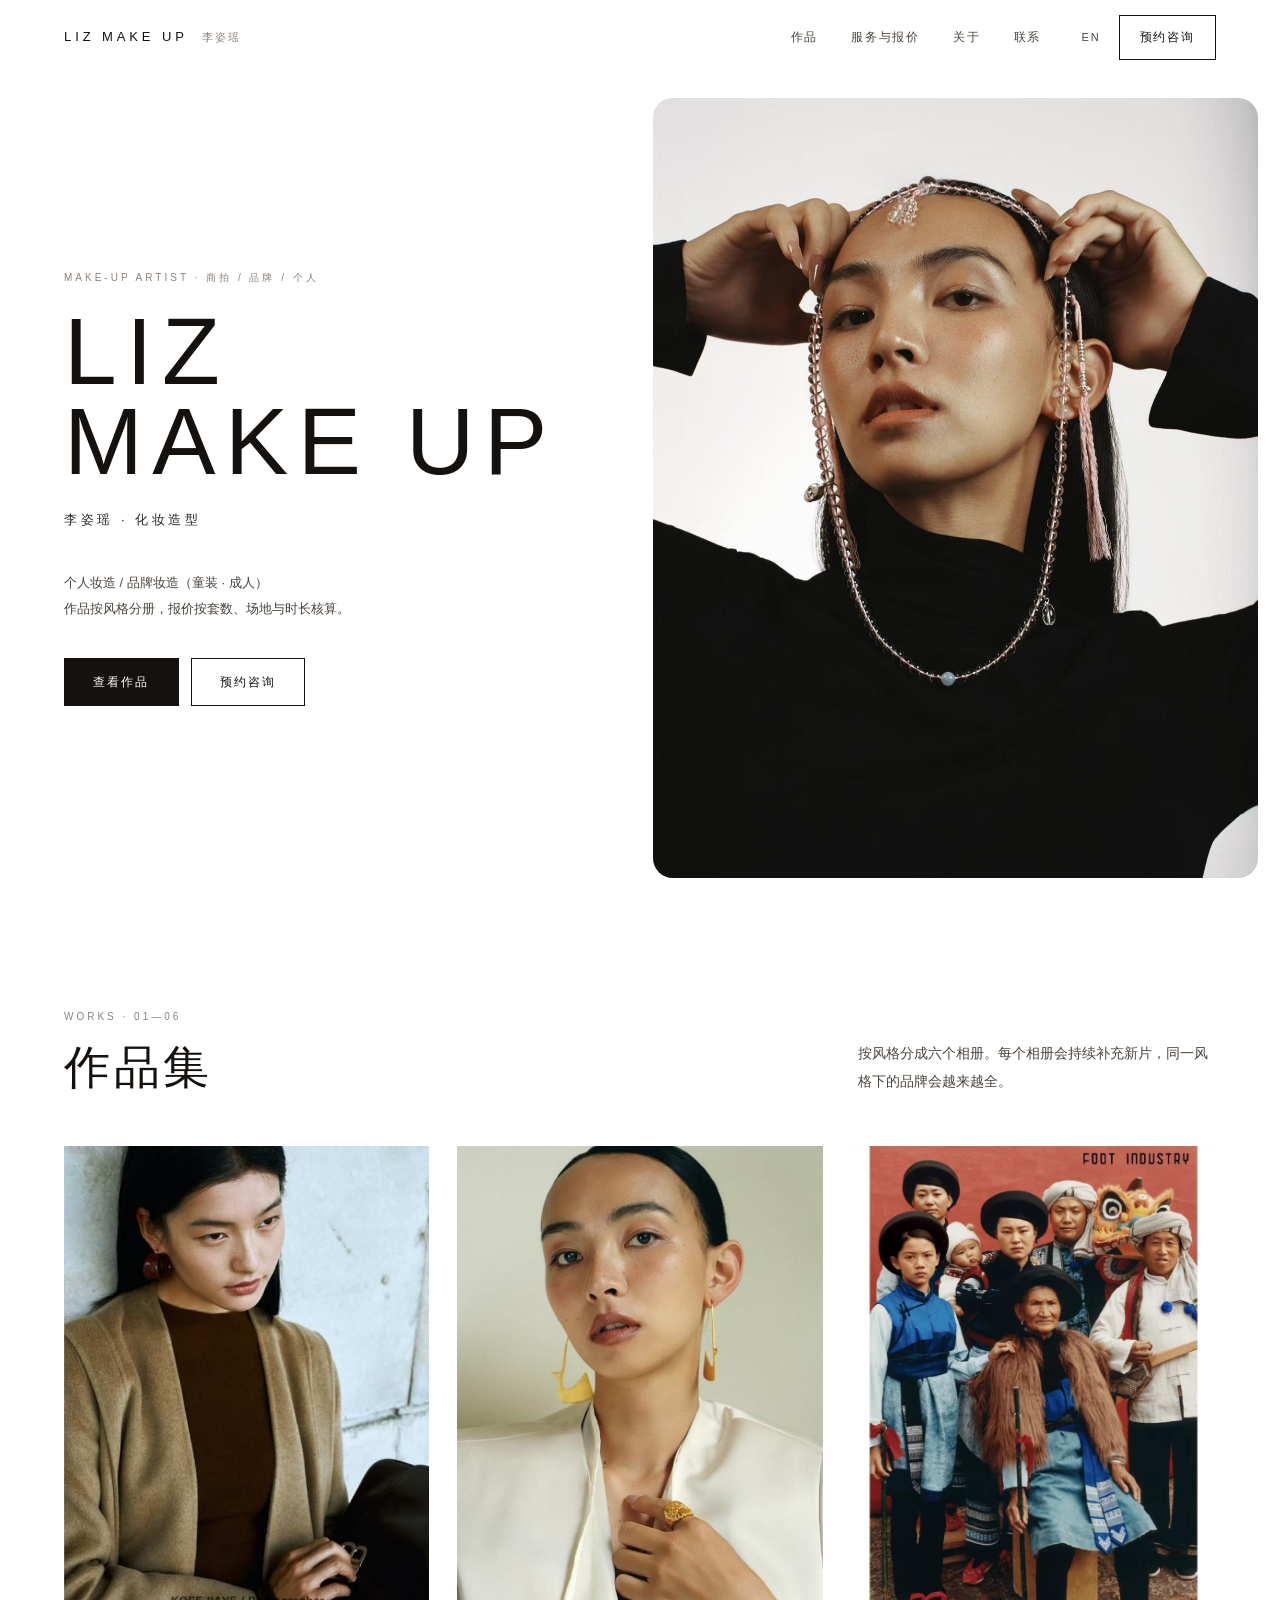
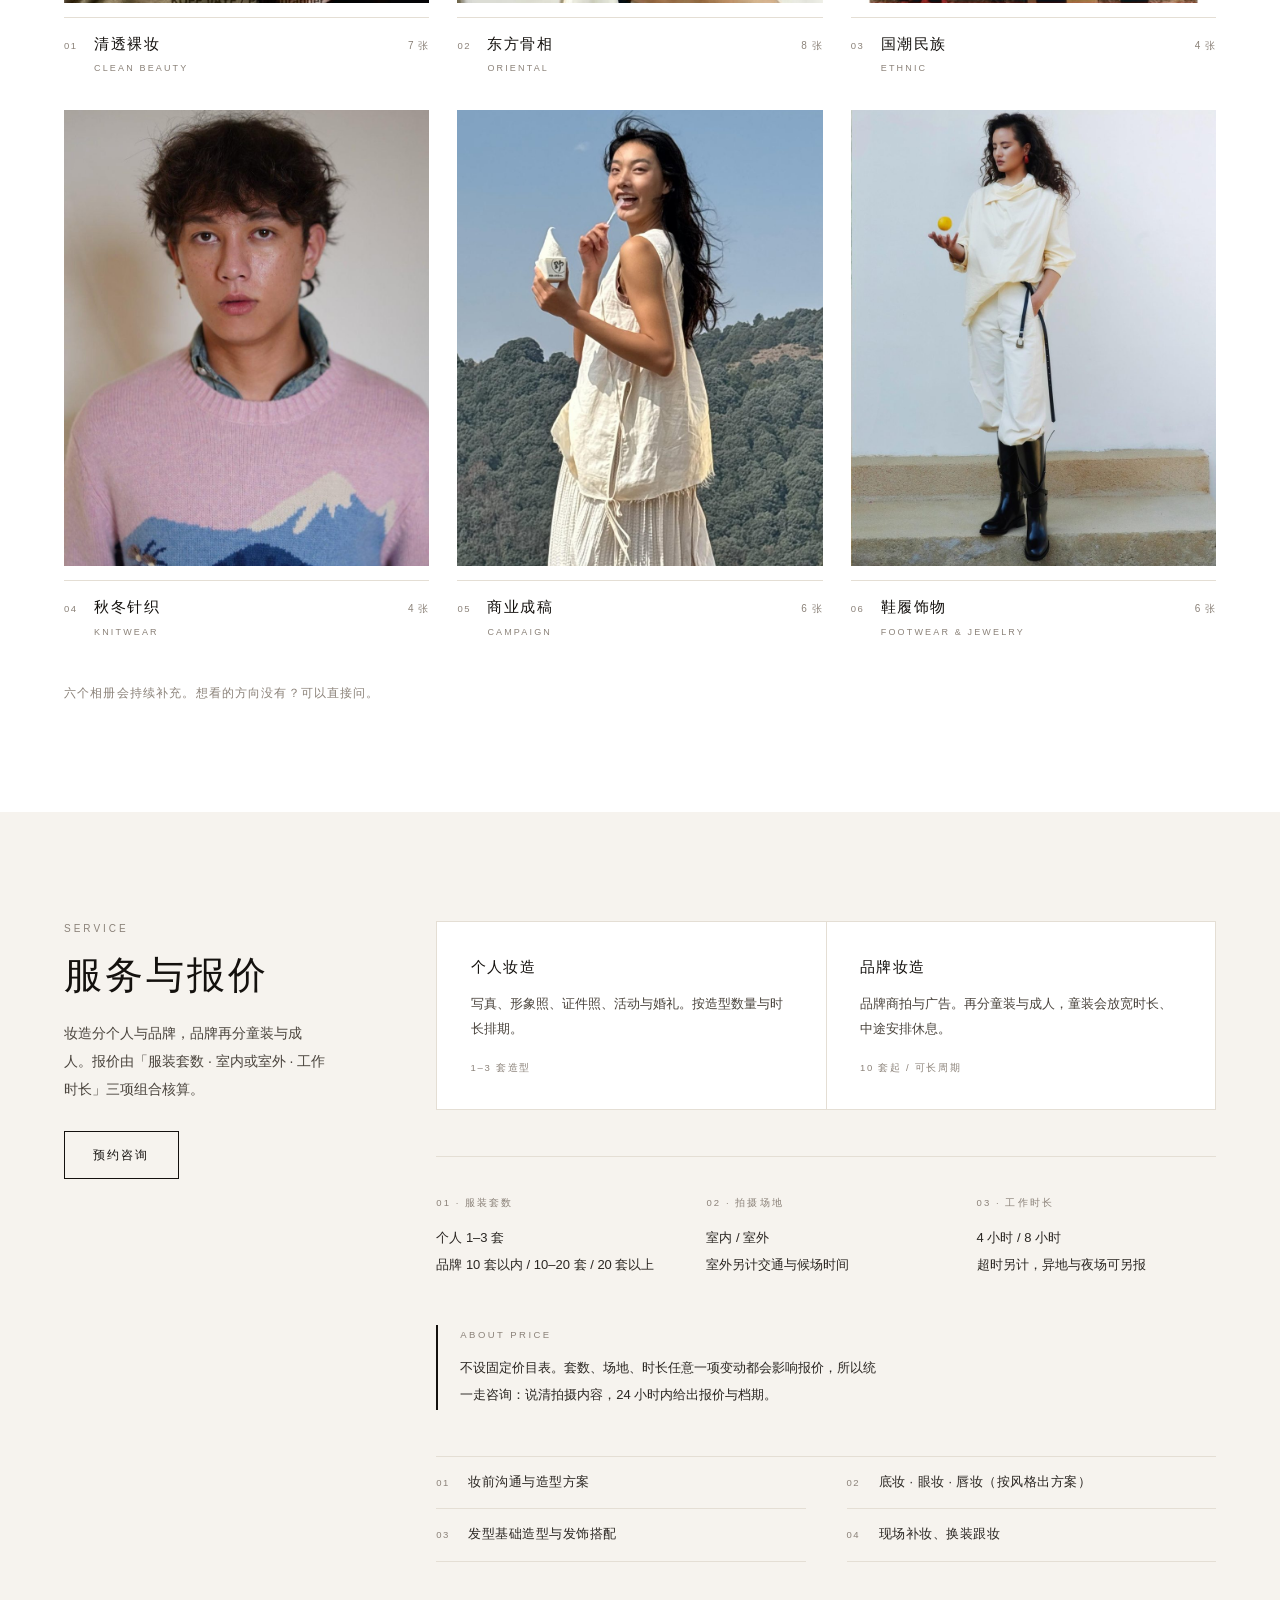
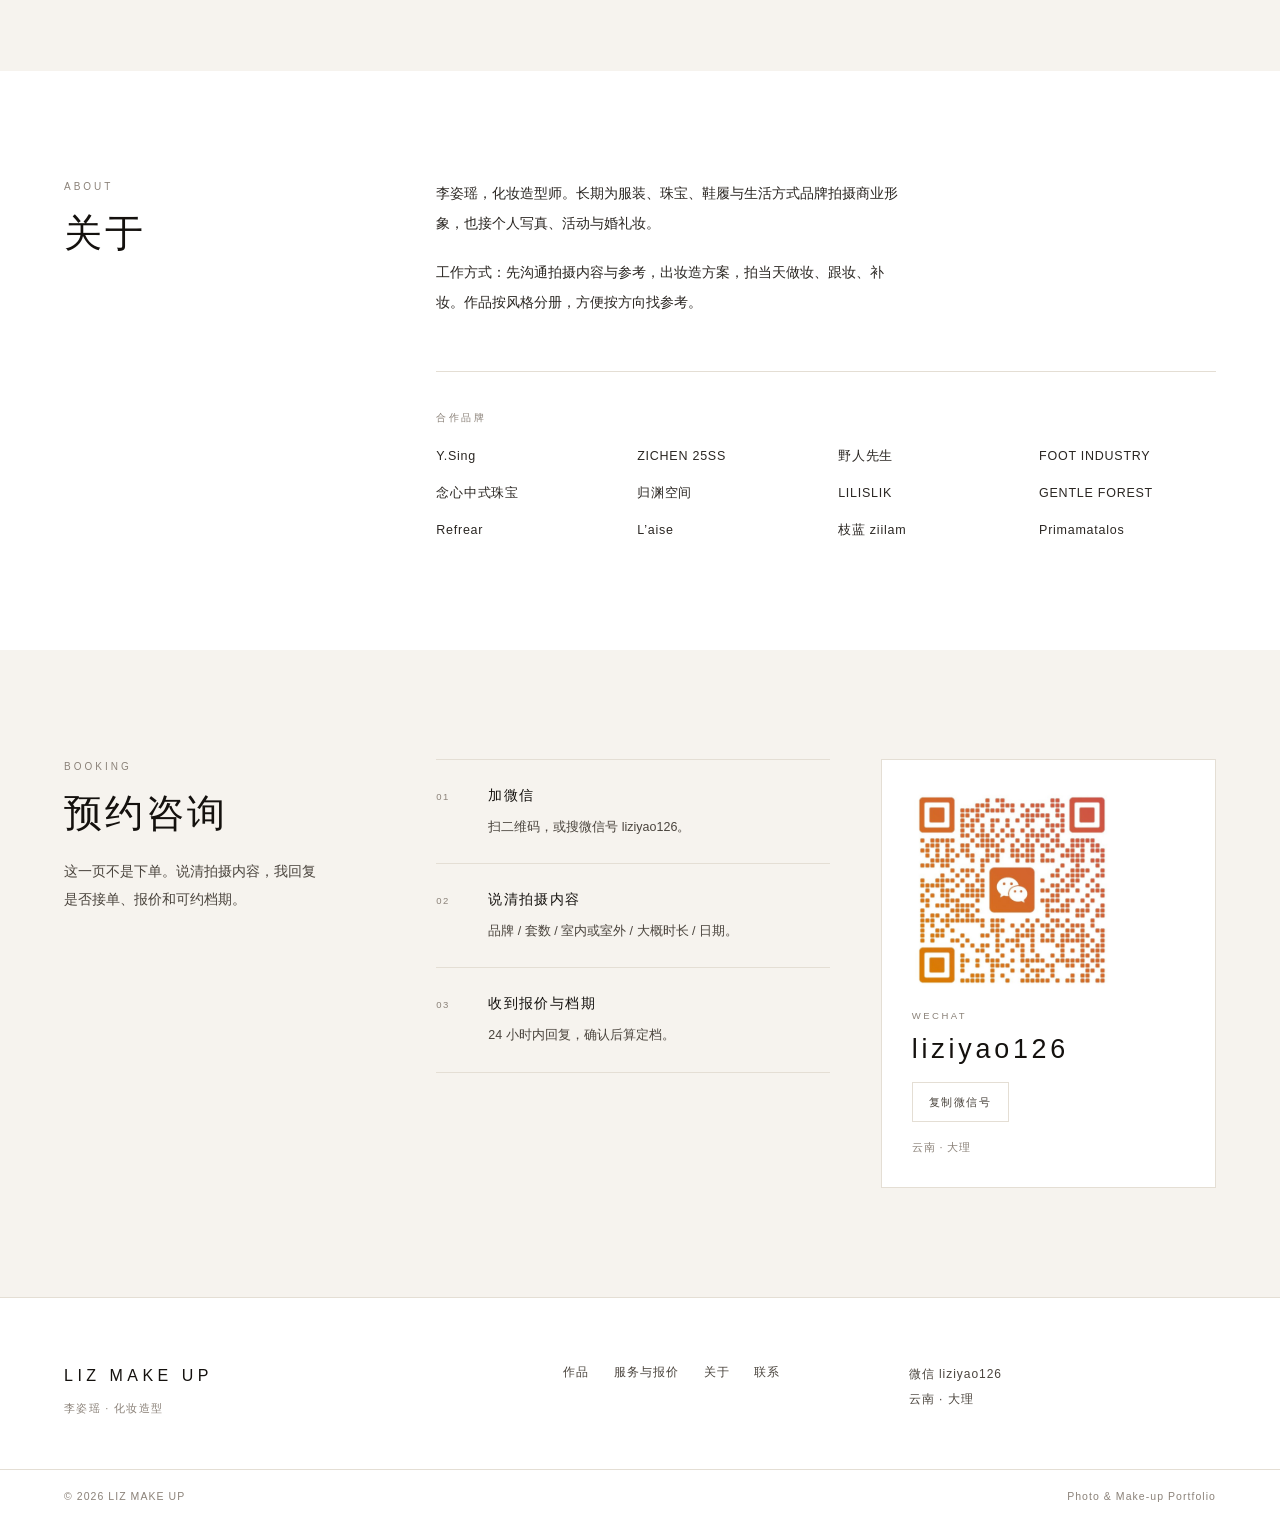
<file: index.html>
<!DOCTYPE html>
<html lang="zh-CN">
<head>
<meta charset="utf-8">
<meta name="viewport" content="width=device-width,initial-scale=1">
<title>LIZ MAKE UP · 李姿瑶 化妆造型</title>
<meta name="description" content="李姿瑶，化妆造型师。个人妆造与品牌妆造（童装 / 成人），商拍作品按风格分册。">
<meta property="og:title" content="LIZ MAKE UP · 李姿瑶 化妆造型">
<meta property="og:description" content="个人妆造 · 品牌妆造（童装 / 成人）｜商拍作品集">
<link rel="icon" href="assets/favicon.svg" type="image/svg+xml">
<link rel="stylesheet" href="css/site.css">
</head>
<body>

<header class="nav" id="nav">
  <div class="nav-in">
    <a class="brand" href="#top" aria-label="LIZ MAKE UP 首页">
      <span class="brand-en" data-s="meta.brand">LIZ MAKE UP</span>
      <span class="brand-cn" data-s="meta.name">李姿瑶</span>
    </a>
    <nav class="links" id="links">
      <a href="#works" data-ui="nav.works">作品</a>
      <a href="#service" data-ui="nav.service">服务与报价</a>
      <a href="#about" data-ui="nav.about">关于</a>
      <a href="#contact" data-ui="nav.contact">联系</a>
    </nav>
    <div class="nav-right">
      <button class="lang-btn" id="langBtn" type="button" aria-label="Language / 语言">EN</button>
      <a class="nav-cta" href="#contact" data-ui="cta">预约咨询</a>
      <button class="menu-btn" id="menuBtn" aria-label="打开菜单" aria-expanded="false">
        <span></span><span></span>
      </button>
    </div>
  </div>
</header>

<main id="top">

  <!-- ================= HERO ================= -->
  <section class="hero">
    <div class="hero-text">
      <p class="eyebrow" data-s="hero.eyebrow"></p>
      <h1 class="hero-title"><span data-s="hero.lines.0"></span><span data-s="hero.lines.1"></span></h1>
      <p class="hero-sub" data-s="hero.sub"></p>
      <p class="hero-desc"><span data-s="hero.desc.0"></span><br><span data-s="hero.desc.1"></span></p>
      <div class="hero-actions">
        <a class="btn solid" href="#works" data-ui="hero.view">查看作品</a>
        <a class="btn ghost" href="#contact" data-ui="hero.enquire">预约咨询</a>
      </div>
    </div>
    <div class="hero-media">
      <img id="heroImg" alt="妆造作品" fetchpriority="high">
    </div>
  </section>

  <!-- ================= WORKS ================= -->
  <section class="section" id="works">
    <div class="wrap">
      <header class="sec-head">
        <div class="sec-left">
          <p class="eyebrow" data-s="works.eyebrow"></p>
          <h2 data-s="works.title">作品集</h2>
        </div>
        <div class="sec-right">
          <p class="lead" data-s="works.lead"></p>
        </div>
      </header>

      <div class="works" id="worksGrid"></div>

      <p class="works-note" data-s="works.note"></p>
    </div>
  </section>

  <!-- ================= SERVICE ================= -->
  <section class="section wash" id="service">
    <div class="wrap split">
      <aside class="split-side">
        <p class="eyebrow" data-s="service.eyebrow"></p>
        <h2 data-s="service.title">服务与报价</h2>
        <p class="lead" data-s="service.lead"></p>
        <a class="btn ghost" href="#contact" data-ui="side.enquire">预约咨询</a>
      </aside>

      <div class="split-main">
        <div class="svc-cats" id="svcCats"></div>
        <div class="dims" id="dims"></div>
        <div class="note">
          <p class="note-k" data-s="service.note.k"></p>
          <p class="note-v" data-s="service.note.v"></p>
        </div>
        <ul class="includes" id="includes"></ul>
      </div>
    </div>
  </section>

  <!-- ================= ABOUT ================= -->
  <section class="section" id="about">
    <div class="wrap split">
      <aside class="split-side">
        <p class="eyebrow" data-s="about.eyebrow"></p>
        <h2 data-s="about.title">关于</h2>
      </aside>
      <div class="split-main">
        <div id="aboutParas"></div>
        <div class="clients">
          <p class="clients-k" data-ui="clientsK">合作品牌</p>
          <ul class="clients-list" id="clientsList"></ul>
        </div>
      </div>
    </div>
  </section>

  <!-- ================= CONTACT ================= -->
  <section class="section wash" id="contact">
    <div class="wrap split">
      <aside class="split-side">
        <p class="eyebrow" data-s="contact.eyebrow"></p>
        <h2 data-s="contact.title">预约咨询</h2>
        <p class="lead" data-s="contact.lead"></p>
      </aside>
      <div class="split-main">
        <div class="contact-grid">
          <ol class="steps" id="steps"></ol>

          <div class="card-qr">
            <img id="qrImg" alt="微信二维码">
            <div class="card-qr-info">
              <p class="card-qr-k">WeChat</p>
              <p class="card-qr-id" id="wechatId"></p>
              <button class="copy" id="copyBtn" data-ui="copy">复制微信号</button>
              <p class="card-qr-note" data-s="meta.location"></p>
            </div>
          </div>
        </div>
      </div>
    </div>
  </section>

</main>

<footer class="foot">
  <div class="wrap foot-in">
    <div class="foot-brand">
      <p class="foot-en" data-s="meta.brand"></p>
      <p class="foot-cn" id="footCn"></p>
    </div>
    <nav class="foot-links">
      <a href="#works" data-ui="nav.works">作品</a><a href="#service" data-ui="nav.service">服务与报价</a><a href="#about" data-ui="nav.about">关于</a><a href="#contact" data-ui="nav.contact">联系</a>
    </nav>
    <div class="foot-contact">
      <p id="footWechat"></p>
      <p data-s="meta.location"></p>
    </div>
  </div>
  <div class="wrap foot-bottom">
    <span>© <span id="year">2026</span> LIZ MAKE UP</span>
    <span>Photo &amp; Make-up Portfolio</span>
  </div>
</footer>

<!-- ================= ALBUM OVERLAY ================= -->
<div class="album" id="album" aria-hidden="true" role="dialog" aria-modal="true">
  <div class="album-bar">
    <div class="album-head">
      <span class="album-num" id="albumNum">01</span>
      <div>
        <h3 id="albumTitle"></h3>
        <p class="album-en" id="albumEn"></p>
      </div>
      <p class="album-desc" id="albumDesc"></p>
    </div>
    <button class="album-close" id="albumClose" aria-label="关闭相册">
      <span data-ui="close">关闭</span>
      <svg width="14" height="14" viewBox="0 0 14 14" fill="none" aria-hidden="true"><path d="M1 1l12 12M13 1L1 13" stroke="currentColor" stroke-width="1.2"/></svg>
    </button>
  </div>
  <div class="album-scroll" id="albumScroll">
    <div class="album-grid" id="albumGrid"></div>
    <div class="album-foot">
      <p class="album-brands" id="albumBrands"></p>
      <a class="btn solid" href="#contact" id="albumCta" data-ui="albumCta">按这个风格咨询</a>
    </div>
  </div>
</div>

<input type="file" id="filePicker" accept="image/*" hidden>
<script src="js/content-data.js"></script>
<script src="js/render.js"></script>
<script src="js/site.js"></script>
</body>
</html>
</file>
<file: css/site.css>
/* ==========================================================================
   LIZ MAKE UP — site
   desktop-first, mobile responsive
   ========================================================================== */

:root{
  --ink:#14110E;
  --ink-2:#2A2622;
  --body:#4A443D;
  --muted:#8B8279;
  --line:#E4DED4;
  --wash:#F6F3EE;
  --paper:#FFFFFF;
  --accent:#9C3B2B;
  --nav-h:76px;
  --pad:clamp(20px,5vw,72px);
  --max:1440px;
  --ease:cubic-bezier(.2,.7,.2,1);
  --radius:0px; /* 作品集保持方角 */
}

*,*::before,*::after{box-sizing:border-box}
html{-webkit-text-size-adjust:100%}
body{
  margin:0;background:var(--paper);color:var(--ink);
  font-family:-apple-system,BlinkMacSystemFont,"PingFang SC","Hiragino Sans GB","Microsoft YaHei",sans-serif;
  font-size:15px;line-height:1.7;
  -webkit-font-smoothing:antialiased;text-rendering:optimizeLegibility;
}
body.lock{overflow:hidden}
img{display:block;max-width:100%}
a{color:inherit;text-decoration:none}
button{font:inherit;color:inherit;cursor:pointer}
h1,h2,h3,p,ol,ul,figure{margin:0}
ol,ul{padding:0;list-style:none}
::selection{background:#14110E;color:#fff}
:focus-visible{outline:1px solid var(--ink);outline-offset:4px}

.wrap{max-width:var(--max);margin:0 auto;padding:0 var(--pad)}

.eyebrow{
  font-size:10px;letter-spacing:.3em;text-transform:uppercase;
  color:var(--muted);line-height:1.5;
}
.lead{font-size:14px;line-height:2;color:var(--body);max-width:46ch}

/* ---------- buttons ---------- */
.btn{
  display:inline-flex;align-items:center;justify-content:center;
  height:48px;padding:0 28px;border:1px solid var(--ink);
  font-size:12px;letter-spacing:.18em;line-height:1;white-space:nowrap;
  transition:background .25s var(--ease),color .25s var(--ease),border-color .25s var(--ease);
}
.btn.solid{background:var(--ink);color:#fff}
.btn.solid:hover{background:#2E2823;border-color:#2E2823}
.btn.ghost{background:transparent;color:var(--ink)}
.btn.ghost:hover{background:var(--ink);color:#fff}

/* ---------- nav ---------- */
.nav{
  position:sticky;top:0;z-index:60;height:var(--nav-h);
  background:rgba(255,255,255,.94);
  -webkit-backdrop-filter:saturate(1.3) blur(14px);
  backdrop-filter:saturate(1.3) blur(14px);
  border-bottom:1px solid transparent;
  transition:border-color .3s var(--ease);
}
.nav.scrolled{border-bottom-color:var(--line)}
.nav-in{
  max-width:var(--max);margin:0 auto;height:100%;padding:0 var(--pad);
  display:flex;align-items:center;gap:clamp(20px,3vw,48px);
}
.brand{display:flex;align-items:baseline;gap:14px}
.brand-en{font-size:13px;letter-spacing:.3em}
.brand-cn{font-size:10.5px;letter-spacing:.2em;color:var(--muted)}
.links{display:flex;gap:clamp(18px,2.6vw,40px);margin-left:auto}
.links a{
  font-size:12px;letter-spacing:.14em;color:var(--body);
  padding:8px 0;position:relative;
}
.links a::after{
  content:"";position:absolute;left:0;right:100%;bottom:4px;height:1px;
  background:var(--ink);transition:right .35s var(--ease);
}
.links a:hover::after,.links a.active::after{right:0}
.links a.active{color:var(--ink)}
.nav-right{display:flex;align-items:center;gap:16px}
.nav-cta{
  font-size:11.5px;letter-spacing:.16em;border:1px solid var(--ink);
  padding:12px 20px;transition:background .25s var(--ease),color .25s var(--ease);
}
.nav-cta:hover{background:var(--ink);color:#fff}
.menu-btn{display:none;flex-direction:column;gap:5px;background:none;border:0;padding:8px}
.menu-btn span{display:block;width:22px;height:1px;background:var(--ink);transition:transform .3s var(--ease)}
.menu-btn[aria-expanded="true"] span:first-child{transform:translateY(3px) rotate(45deg)}
.menu-btn[aria-expanded="true"] span:last-child{transform:translateY(-3px) rotate(-45deg)}

/* ---------- hero ---------- */
.hero{
  display:grid;grid-template-columns:1.02fr .98fr;
  min-height:calc(100svh - var(--nav-h));max-height:940px;
  background:var(--paper);
}
.hero-text{
  padding:clamp(40px,5.2vw,84px) var(--pad);
  display:flex;flex-direction:column;justify-content:center;
}
.hero-title{
  display:flex;flex-direction:column;
  font-size:clamp(52px,7.4vw,118px);line-height:.95;font-weight:400;
  letter-spacing:.1em;margin:22px 0 0;
}
.hero-title span{display:block}
.hero-sub{
  margin-top:22px;font-size:clamp(12px,1vw,14px);
  letter-spacing:.28em;color:var(--ink-2);
}
.hero-desc{
  margin-top:clamp(24px,3vw,40px);
  font-size:13px;line-height:2;color:var(--body);max-width:420px;
}
.hero-actions{margin-top:clamp(24px,3vw,36px);display:flex;flex-wrap:wrap;gap:12px}
.hero-media{
  position:relative;overflow:hidden;background:var(--wash);
  border-radius:20px;
  margin:clamp(18px,1.7vw,28px) clamp(18px,1.7vw,28px) clamp(18px,1.7vw,28px) 0;
}
.hero-media img{
  position:absolute;inset:0;width:100%;height:100%;
  object-fit:cover;object-position:50% 22%;
  animation:heroIn 1.8s var(--ease) both;
}
@keyframes heroIn{from{transform:scale(1.05)}to{transform:scale(1)}}

/* ---------- section shell ---------- */
.section{padding:clamp(72px,8.5vw,132px) 0;scroll-margin-top:var(--nav-h)}
.section.wash{background:var(--wash)}
.sec-head{
  display:grid;grid-template-columns:minmax(0,1fr) minmax(0,1fr);
  gap:clamp(24px,4vw,80px);align-items:end;
  padding-bottom:clamp(30px,4vw,56px);
}
.sec-head h2{
  font-size:clamp(30px,3.6vw,54px);font-weight:400;letter-spacing:.08em;line-height:1.2;
  margin-top:16px;
}
.sec-right{justify-self:end;max-width:44ch}

/* ---------- works ---------- */
.works{
  display:grid;grid-template-columns:repeat(3,minmax(0,1fr));
  gap:clamp(20px,2.6vw,40px) clamp(18px,2.2vw,34px);
}
.work{display:block}
.work-media{overflow:hidden;background:var(--wash);aspect-ratio:4/5;border-radius:var(--radius)}
.work-media img{
  width:100%;height:100%;object-fit:cover;
  transition:transform .9s var(--ease),filter .6s var(--ease);
}
.work:hover .work-media img{transform:scale(1.04)}
.work-meta{
  display:flex;align-items:baseline;gap:12px;
  margin-top:14px;padding-top:13px;border-top:1px solid var(--line);
}
.work-meta .num{font-size:9.5px;letter-spacing:.16em;color:var(--muted);flex:0 0 18px}
.work-meta .names{flex:1;display:flex;flex-direction:column;gap:5px;min-width:0}
.work-meta .cn{font-size:15px;letter-spacing:.1em}
.work-meta .en{font-size:9px;letter-spacing:.24em;text-transform:uppercase;color:var(--muted)}
.work-meta .cnt{font-size:10px;letter-spacing:.1em;color:var(--muted)}
.work:hover .work-meta .cn{text-decoration:underline;text-underline-offset:5px;text-decoration-thickness:1px}
.works-note{margin-top:clamp(28px,3.4vw,48px);font-size:11.5px;letter-spacing:.1em;color:var(--muted)}

/* ---------- split ---------- */
.split{
  display:grid;grid-template-columns:minmax(240px,.85fr) minmax(0,2.15fr);
  gap:clamp(32px,5vw,96px);align-items:start;
}
.split-side{position:sticky;top:calc(var(--nav-h) + 32px);align-self:start}
.split-side h2{
  font-size:clamp(28px,3vw,46px);font-weight:400;letter-spacing:.08em;line-height:1.22;
  margin:16px 0 20px;
}
.split-side .lead{max-width:34ch}
.split-side .btn{margin-top:28px}

/* ---------- service ---------- */
.svc-cats{
  display:grid;grid-template-columns:1fr 1fr;gap:1px;
  background:var(--line);border:1px solid var(--line);
}
.svc-cat{background:#fff;padding:clamp(22px,2.6vw,36px)}
.cat-k{font-size:14.5px;letter-spacing:.1em}
.cat-v{margin-top:12px;font-size:12.5px;line-height:2;color:var(--body)}
.cat-n{margin-top:18px;font-size:9.5px;letter-spacing:.18em;text-transform:uppercase;color:var(--muted)}

.dims{
  display:grid;grid-template-columns:repeat(3,minmax(0,1fr));
  gap:clamp(16px,2.4vw,40px);
  margin-top:clamp(30px,3.6vw,52px);padding-top:clamp(24px,3vw,38px);
  border-top:1px solid var(--line);
}
.dim-k{font-size:9.5px;letter-spacing:.22em;text-transform:uppercase;color:var(--muted)}
.dim-v{margin-top:14px;font-size:13px;line-height:2.05;color:var(--ink-2)}

.note{
  margin-top:clamp(30px,3.6vw,50px);padding:2px 0 2px 22px;
  border-left:2px solid var(--ink);
}
.note-k{font-size:9.5px;letter-spacing:.26em;text-transform:uppercase;color:var(--muted)}
.note-v{margin-top:12px;font-size:13px;line-height:2.05;color:var(--ink-2);max-width:58ch}

.includes{
  display:grid;grid-template-columns:1fr 1fr;gap:0 clamp(20px,3.2vw,52px);
  margin-top:clamp(30px,3.6vw,50px);border-top:1px solid var(--line);
}
.includes li{
  display:flex;gap:14px;padding:15px 0;border-bottom:1px solid var(--line);
  font-size:12.5px;color:var(--ink-2);letter-spacing:.04em;
}
.includes li span{flex:0 0 18px;font-size:9.5px;letter-spacing:.14em;color:var(--muted);padding-top:3px}

/* ---------- about ---------- */
.about-text{font-size:14px;line-height:2.1;color:var(--ink-2);max-width:60ch}
.about-text + .about-text{margin-top:20px}
.clients{margin-top:clamp(34px,4.2vw,60px);border-top:1px solid var(--line);padding-top:clamp(24px,3vw,38px)}
.clients-k{font-size:9.5px;letter-spacing:.26em;text-transform:uppercase;color:var(--muted)}
.clients-list{
  display:grid;grid-template-columns:repeat(4,minmax(0,1fr));
  gap:16px 24px;margin-top:20px;
  font-size:12.5px;letter-spacing:.06em;color:var(--ink-2);
}

/* ---------- contact ---------- */
.steps{border-top:1px solid var(--line)}
.steps li{
  display:flex;gap:clamp(16px,2.4vw,28px);
  padding:clamp(16px,2vw,24px) 0;border-bottom:1px solid var(--line);
}
.step-n{flex:0 0 24px;font-size:9.5px;letter-spacing:.16em;color:var(--muted);padding-top:5px}
.step-t{font-size:14px;letter-spacing:.1em}
.step-d{margin-top:7px;font-size:12.5px;line-height:1.95;color:var(--body)}
.step-d b{font-weight:500;letter-spacing:.1em;color:var(--ink)}

.contact-grid{
  display:grid;grid-template-columns:minmax(0,1.08fr) minmax(280px,.92fr);
  gap:clamp(28px,4vw,72px);align-items:start;
}
.card-qr{
  display:flex;flex-direction:column;align-items:flex-start;gap:18px;
  padding:clamp(20px,2.4vw,30px);
  background:#fff;border:1px solid var(--line);
}
.card-qr img{flex:0 0 auto;width:100%;max-width:200px;height:auto;border-radius:8px}
.card-qr-k{font-size:9.5px;letter-spacing:.26em;text-transform:uppercase;color:var(--muted)}
.card-qr-id{font-size:clamp(19px,2.1vw,28px);letter-spacing:.14em;line-height:1.2;margin-top:9px}
.copy{
  margin-top:16px;padding:10px 16px;background:none;border:1px solid var(--line);
  font-size:11px;letter-spacing:.14em;color:var(--body);
  transition:border-color .25s var(--ease),color .25s var(--ease);
}
.copy:hover{border-color:var(--ink);color:var(--ink)}
.copy.done{border-color:var(--ink);color:var(--ink)}
.card-qr-note{margin-top:16px;font-size:11px;letter-spacing:.08em;color:var(--muted)}

/* ---------- footer ---------- */
.foot{border-top:1px solid var(--line);padding:clamp(44px,5vw,68px) 0 26px}
.foot-in{
  display:grid;grid-template-columns:1.5fr 1fr 1fr;
  gap:clamp(24px,3vw,48px);align-items:start;
}
.foot-en{font-size:16px;letter-spacing:.28em}
.foot-cn{margin-top:10px;font-size:11px;letter-spacing:.12em;color:var(--muted)}
.foot-links{display:flex;flex-wrap:wrap;gap:10px 24px;font-size:12px;letter-spacing:.1em;color:var(--body)}
.foot-links a:hover{color:var(--ink)}
.foot-contact{font-size:12px;line-height:2.1;letter-spacing:.08em;color:var(--body)}
.foot-bottom{
  display:flex;justify-content:space-between;gap:16px;
  margin-top:clamp(34px,4vw,56px);padding-top:18px;border-top:1px solid var(--line);
  font-size:10.5px;letter-spacing:.1em;color:var(--muted);
}

/* ---------- album overlay ---------- */
.album{
  position:fixed;inset:0;z-index:100;background:var(--paper);
  display:none;flex-direction:column;
}
.album.open{display:flex}
.album-bar{
  flex:0 0 auto;display:flex;align-items:flex-end;justify-content:space-between;
  gap:clamp(20px,3vw,48px);
  padding:clamp(18px,2.4vw,30px) var(--pad);
  border-bottom:1px solid var(--line);background:var(--paper);
}
.album-head{display:flex;align-items:baseline;gap:clamp(14px,1.6vw,24px);flex-wrap:wrap}
.album-num{font-size:9.5px;letter-spacing:.18em;color:var(--muted)}
.album-head h3{font-size:clamp(19px,2.2vw,30px);font-weight:400;letter-spacing:.1em;line-height:1.2}
.album-en{font-size:9px;letter-spacing:.26em;text-transform:uppercase;color:var(--muted);margin-top:7px}
.album-desc{font-size:12px;line-height:1.95;color:var(--body);max-width:52ch}
.album-close{
  display:inline-flex;align-items:center;gap:10px;flex:0 0 auto;
  background:none;border:0;padding:8px 0;
  font-size:11px;letter-spacing:.18em;color:var(--body);
  transition:color .2s var(--ease);
}
.album-close:hover{color:var(--ink)}
.album-scroll{flex:1;overflow-y:auto;padding:clamp(20px,2.6vw,38px) var(--pad) clamp(40px,5vw,64px)}
.album-imgs{columns:3;column-gap:clamp(10px,1.3vw,20px)}
.album-imgs img{
  width:100%;height:auto;display:block;
  margin-bottom:clamp(10px,1.3vw,20px);
  background:var(--wash);break-inside:avoid;
  border-radius:0;
}
.album-imgs[hidden]{display:none}
.album-foot{
  display:flex;align-items:center;justify-content:space-between;gap:24px;flex-wrap:wrap;
  margin-top:clamp(28px,3.4vw,48px);padding-top:clamp(20px,2.6vw,30px);
  border-top:1px solid var(--line);
}
.album-brands{font-size:11.5px;letter-spacing:.1em;color:var(--muted)}

/* ---------- reveal ---------- */
.reveal{opacity:0;transform:translateY(22px)}
.reveal.in{
  opacity:1;transform:none;
  transition:opacity .9s var(--ease),transform .9s var(--ease);
}

/* ==========================================================================
   responsive
   ========================================================================== */
@media (max-width:1180px){
  .works{grid-template-columns:repeat(2,minmax(0,1fr))}
  .clients-list{grid-template-columns:repeat(3,minmax(0,1fr))}
}

@media (max-width:980px){
  :root{--nav-h:64px}
  .links{
    position:fixed;top:var(--nav-h);left:0;right:0;margin:0;
    background:#fff;border-bottom:1px solid var(--line);
    flex-direction:column;gap:0;padding:0 var(--pad) 20px;
    display:none;
  }
  .links.open{display:flex}
  .links a{padding:17px 0;border-bottom:1px solid var(--line);font-size:14px;letter-spacing:.1em}
  .links a::after{display:none}
  .menu-btn{display:flex}
  .nav-cta{display:none}

  .hero{grid-template-columns:1fr;min-height:0;max-height:none}
  .hero-media{order:-1;position:relative;height:62svh;min-height:380px;max-height:660px;margin:14px var(--pad) 0;border-radius:14px}
  .hero-text{padding:30px var(--pad) 8px}
  .hero-title{font-size:clamp(40px,11vw,66px);margin-top:14px}
  .hero-sub{margin-top:18px}
  .hero-desc{margin-top:24px;max-width:none}
  .hero-actions{margin-top:26px}

  .sec-head{grid-template-columns:1fr;align-items:start;gap:20px}
  .sec-right{justify-self:start}

  .split{grid-template-columns:1fr;gap:34px}
  .split-side{position:static}
  .split-side .lead{max-width:none}

  .album-imgs{columns:2}
  .album-desc{max-width:none;flex-basis:100%}
  .album-bar{align-items:flex-start}
}

@media (max-width:720px){
  .section{padding:64px 0}
  .works{gap:22px 14px}
  .work-meta{flex-wrap:wrap;gap:8px}
  .work-meta .cnt{width:100%;padding-left:30px}
  .svc-cats{grid-template-columns:1fr}
  .dims{grid-template-columns:1fr;gap:0}
  .dim{padding:18px 0;border-bottom:1px solid var(--line)}
  .dim:last-child{border-bottom:0}
  .includes{grid-template-columns:1fr}
  .clients-list{grid-template-columns:repeat(2,minmax(0,1fr))}
  .contact-grid{grid-template-columns:1fr;gap:32px}
  .foot-in{grid-template-columns:1fr 1fr;gap:26px}
  .foot-contact{grid-column:1 / -1}
  .foot-bottom{flex-direction:column;gap:8px}
  .album-imgs{columns:2;column-gap:8px}
  .album-imgs img{margin-bottom:8px}
  .album-foot{flex-direction:column;align-items:flex-start}
}

@media (prefers-reduced-motion:reduce){
  *{animation:none!important;transition:none!important}
  .reveal{opacity:1;transform:none}
}

/* ---------------------------------------------------------------- 语言切换 */
.lang-btn{
  border:0;background:none;padding:8px 2px;
  font:inherit;font-size:11px;letter-spacing:.18em;line-height:1;
  color:var(--body);cursor:pointer;
}
.lang-btn:hover{color:var(--ink)}
.lang-btn:focus-visible{outline:1px solid var(--ink);outline-offset:3px}

/* 英文界面：相册名本身就是英文，不再重复第二行 */
.lang-en .work-meta .en,
.lang-en .album-en{display:none}

@media (max-width:720px){
  .lang-btn{font-size:11.5px;padding:8px 4px}
}
</file>
